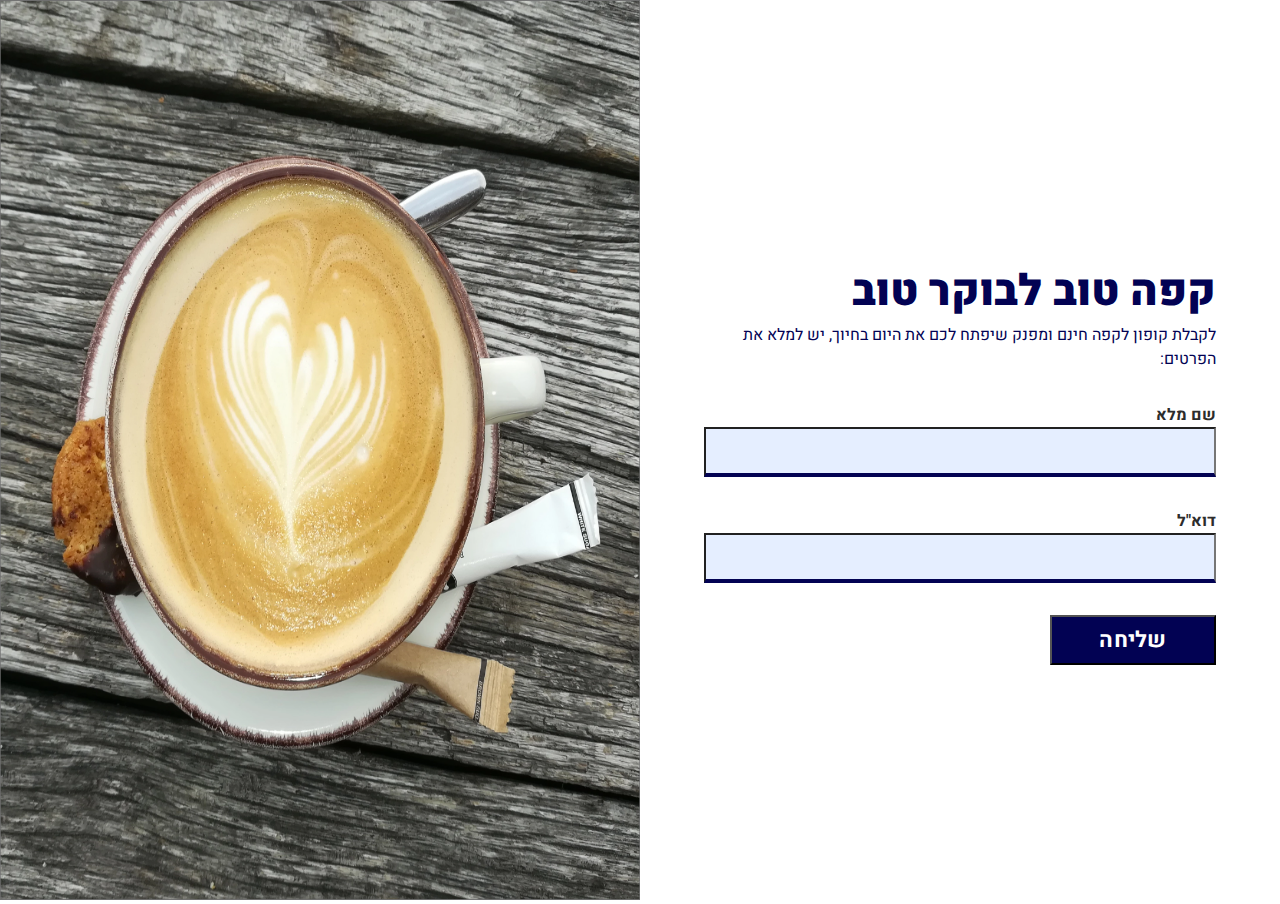
<file: Projects/Coffee/index.html>
<!DOCTYPE html>
<html lang="en">

<head>
    <meta charset="UTF-8">
    <meta name="viewport" content="width=device-width, initial-scale=1.0">
    <link rel="preconnect" href="https://fonts.googleapis.com">
    <link rel="preconnect" href="https://fonts.gstatic.com" crossorigin>
    <link href="https://fonts.googleapis.com/css2?family=Heebo&display=swap" rel="stylesheet">
    <title>Coffee</title>
    <link rel="stylesheet" href="./Style/Coffee.CSS">


</head>

<body>
    <div class="container">
        <div class="img-container">
            <img src="./Images/Coffee.png">
        </div>
        <div class="form-container">
            <form class="inform">
                <h3 id="form-headline">קפה טוב לבוקר טוב</h3>
                <p id="form-paragraph">לקבלת קופון לקפה חינם ומפנק שיפתח לכם את היום בחיוך, יש למלא את הפרטים:
                </p>

                <div class="form-control">
                    <label class="label">שם מלא</label>
                    <input class="input"></input>
                </div>

                <div class="form-control">
                    <label class="label">דוא"ל</label>
                    <input class="input"></input>
                </div>

                <div class="form-control">
                    <button id="btn">שליחה</button>
                </div>
            </form>
        </div>
    </div>
</body>

</html>
</file>
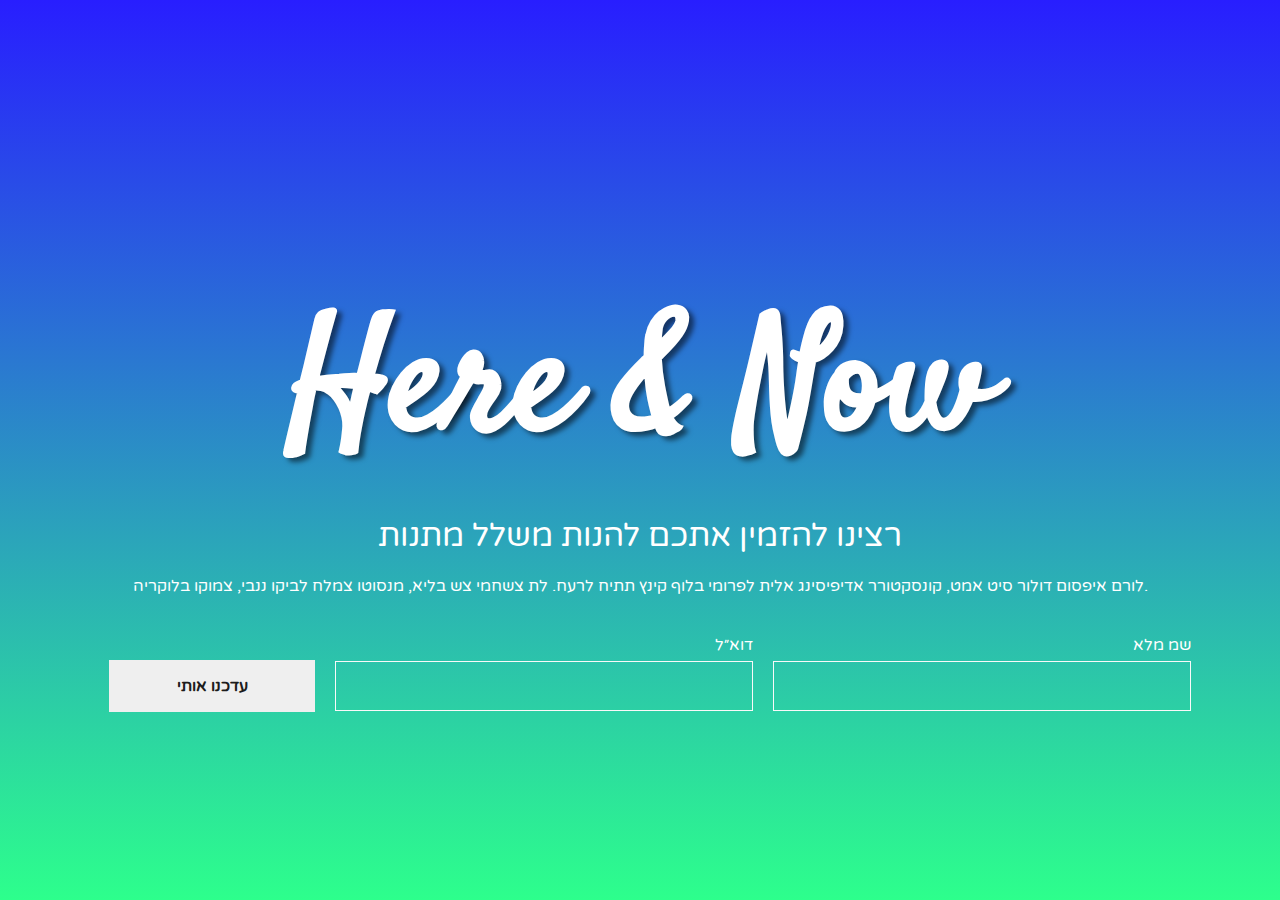
<file: Projects/HereNow/index.html>
<!DOCTYPE html>
<html lang="en">

<head>
    <meta charset="UTF-8">
    <meta name="viewport" content="width=device-width, initial-scale=1.0">
    <link rel="preconnect" href="https://fonts.googleapis.com">
    <link rel="preconnect" href="https://fonts.gstatic.com" crossorigin>
    <link href="https://fonts.googleapis.com/css2?family=Heebo&family=Satisfy&family=Varela+Round&display=swap"
        rel="stylesheet">
    <link rel="preconnect" href="https://fonts.googleapis.com">
    <link rel="preconnect" href="https://fonts.gstatic.com" crossorigin>
    <link href="https://fonts.googleapis.com/css2?family=Varela+Round&display=swap" rel="stylesheet">
    <title>Document</title>
    <link rel="stylesheet" href="./Style/HereNow.css">
</head>

<body>
    <div class="b_container">
        <div class="container">
            <h1>Here & Now</h1>
            <h2>רצינו להזמין אתכם להנות משלל מתנות</h2>
            <p>לורם איפסום דולור סיט אמט, קונסקטורר אדיפיסינג אלית לפרומי בלוף קינץ תתיח לרעח. לת צשחמי צש בליא, מנסוטו
                צמלח לביקו
                ננבי, צמוקו בלוקריה.</p>

            <form>
                <div class="form-container">
                    <label for="name">שמ מלא</label>
                    <input type="text" id="first-name">
                </div>
                <div class="form-container">
                    <label for="name">דוא״ל</label>
                    <input type="text" id="last-name">
                </div>
                <div class="form-container">
                    <button id="btn">עדכנו אותי</button>

            </form>
        </div>
    </div>
    </div>
</body>

</html>
</file>
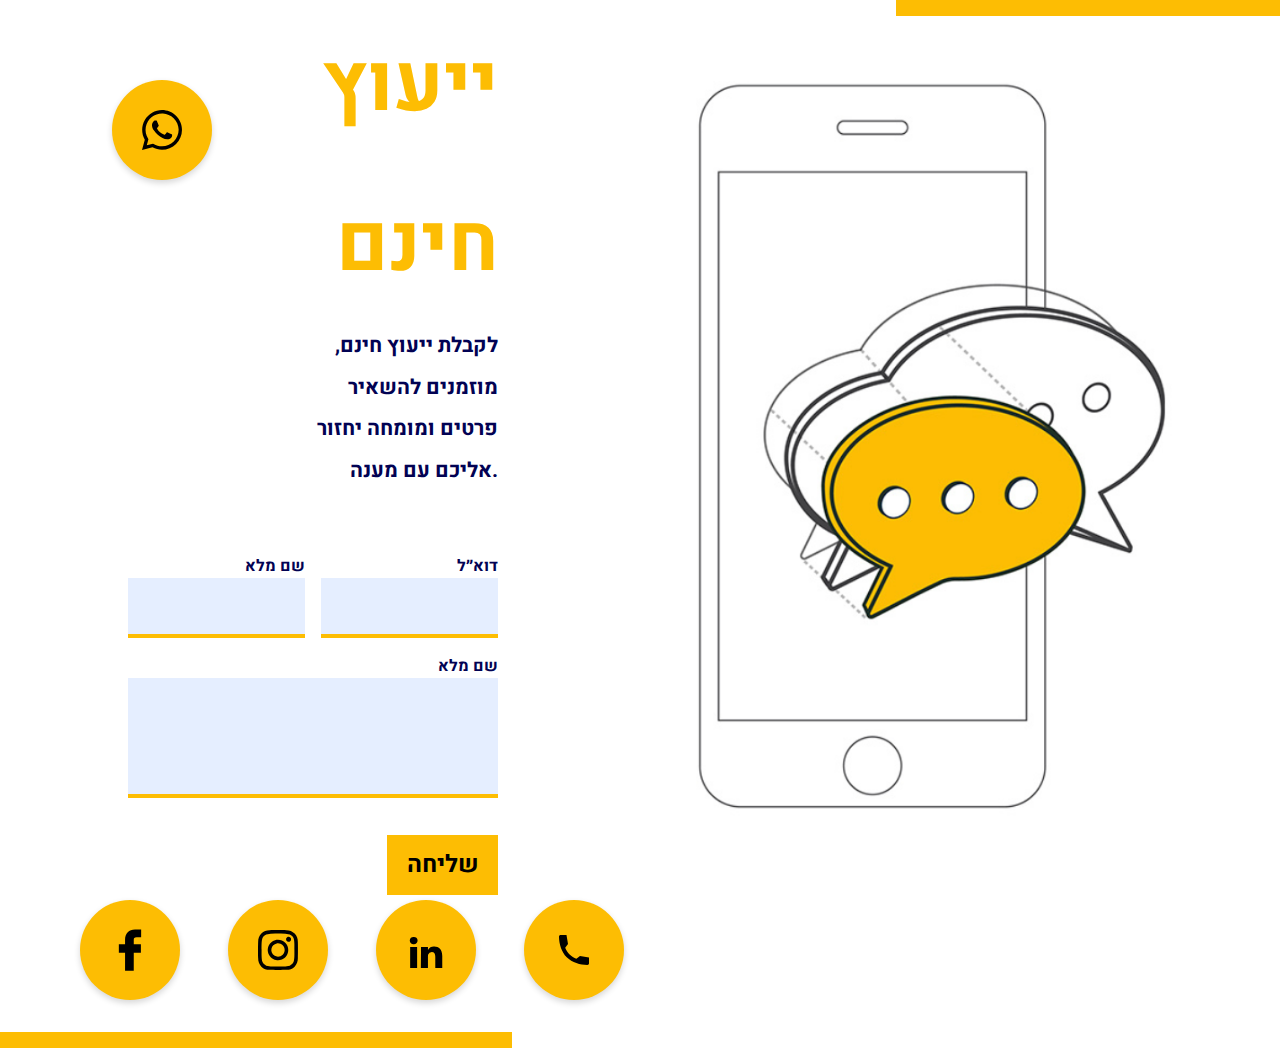
<file: Projects/Messenger/index.html>
<!DOCTYPE html>
<html lang="en">

<head>
    <meta charset="UTF-8">
    <meta name="viewport" content="width=device-width, initial-scale=1.0">
    <title>Messeger</title>
    <link rel="stylesheet" href="./Style/messenger.css">
    <link rel="preconnect" href="https://fonts.googleapis.com">
    <link rel="preconnect" href="https://fonts.gstatic.com" crossorigin>
    <link
        href="https://fonts.googleapis.com/css2?family=Assistant:wght@400;700&family=Heebo:wght@400;700&family=Varela+Round&display=swap"
        rel="stylesheet">
</head>

<body>
    <div class="top-line"></div>


    <div class="common whatsapp-box">
        <img class="in" src="./Images/whatsapp.svg">
    </div>


    <div class="container">


        <div class="cont-container">
            <div class="text">
                <h1>ייעוץ חינם</h1>
                <p>לקבלת ייעוץ חינם, מוזמנים להשאיר פרטים ומומחה יחזור אליכם עם מענה.</p>
            </div>

            <div class="inform">
                <form class="grid-form">
                    <div class="form" id="f1">
                        <label for="name">שם מלא</label>
                        <input tape="text" id="name">
                    </div>
                    <div class="form" id="f2">
                        <label for="mail">דוא״ל</label>
                        <input tape="text" id="mail">
                    </div>
                    <div class="form" id="f3">
                        <label for="name">שם מלא</label>
                        <input tape="text" id="text">
                    </div>
                </form>

                <div class="btn">
                    <button id="btn">שליחה</button>
                </div>
            </div>
        </div>


        <div class="img-container">
            <img src="./Images/Image 1.png" alt="">
        </div>
    </div>
    </div>

    <div class="icon-line">
        <div class="icon">
            <div class="common facebook-box">
                <img class="in" src="./Images/facebook.svg">
            </div>

            <div class="common insta-box">
                <img class="in" src="./Images/instagram.svg">
            </div>

            <div class="common linkedin-box">
                <img class="in" src="./Images/linkedin.svg">
            </div>

            <div class="common phone-box">
                <img class="in" src="./Images/phone.svg">
            </div>
        </div>

        <div class="bottom-line">
        </div>
    </div>
</body>

</html>
</file>
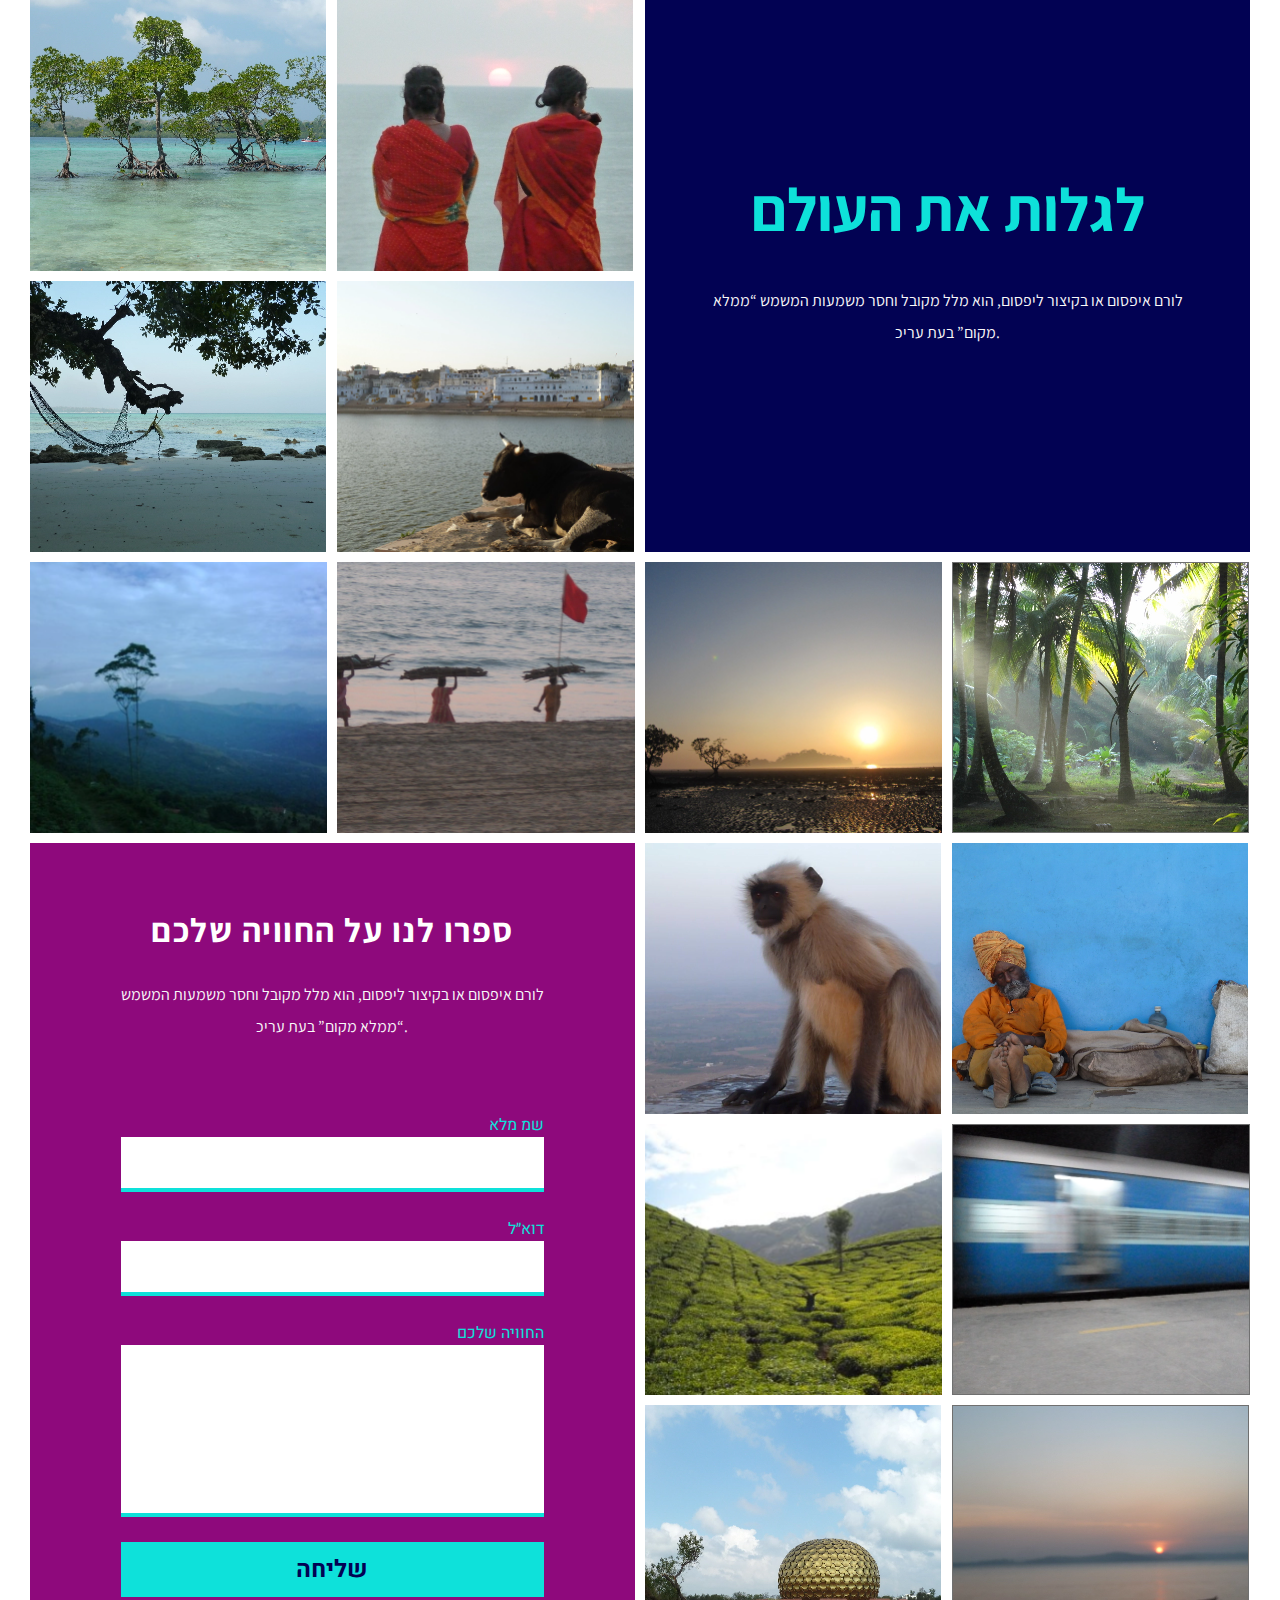
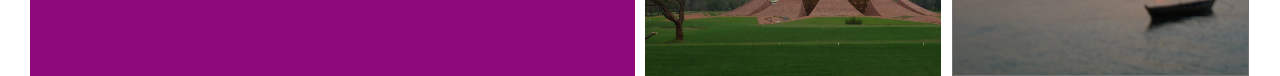
<file: Projects/Pictures/index.html>
<!DOCTYPE html>
<html lang="en">

<head>
    <meta charset="UTF-8">
    <meta name="viewport" content="width=device-width, initial-scale=1.0">
    <title>Options_4</title>
    <link rel="stylesheet" href="./Style/Options_4.css">
    <link rel="preconnect" href="https://fonts.googleapis.com">
    <link rel="preconnect" href="https://fonts.gstatic.com" crossorigin>
    <link href="https://fonts.googleapis.com/css2?family=Assistant&family=Varela+Round&display=swap" rel="stylesheet">
    <link rel="preconnect" href="https://fonts.googleapis.com">
    <link rel="preconnect" href="https://fonts.gstatic.com" crossorigin>
    <link href="https://fonts.googleapis.com/css2?family=Assistant&family=Heebo&family=Varela+Round&display=swap"
        rel="stylesheet">

    <link rel="preconnect" href="https://fonts.googleapis.com">
    <link rel="preconnect" href="https://fonts.gstatic.com" crossorigin>
    <link
        href="https://fonts.googleapis.com/css2?family=Assistant&family=Heebo:wght@400;700&family=Varela+Round&display=swap"
        rel="stylesheet">

</head>

<body>
    <div class="container">
        <div class="container-items">
            <div class="item item1">
                <img src="Images/pic1.png" alt="">
            </div>

            <div class="item item2">
                <img src="Images/pic2.png" alt="">
            </div>
            <div class="item item3">
                <div class="box">
                    <h1>לגלות את העולם</h1>
                    <p>לורם איפסום או בקיצור ליפסום, הוא מלל מקובל וחסר משמעות המשמש “ממלא מקום” בעת עריכ.</p>
                </div>
            </div>
            <div class="item item4">
                <img src="Images/pic4.png" alt="">
            </div>

            <div class="item item5">
                <img src="Images/pic5.png" alt="">
            </div>

            <div class="item item6">
                <img src="Images/pic6.png" alt="">
            </div>

            <div class="item item7">
                <img src="Images/pic7.png" alt="">
            </div>

            <div class="item item8">
                <img src="Images/pic8.png" alt="">
            </div>

            <div class="item item9">
                <img src="Images/pic9.png" alt="">
            </div>
            <div class="item item10">
                <div class="form-container">
                    <h2>ספרו לנו על החוויה שלכם</h2>
                    <p>לורם איפסום או בקיצור ליפסום, הוא מלל מקובל וחסר משמעות המשמש “ממלא מקום” בעת עריכ.</p>
                    <form>
                        <div class="inform">
                            <label for="name">שמ מלא</label>
                            <input type="text" id="first-name">
                        </div>
                        <div class="inform">
                            <label for="name">דוא״ל</label>
                            <input type="text" id="last-name">
                        </div>
                        <div class="inform">
                            <label for="name">החוויה שלכם</label>
                            <input class="textform" type="text" id="last-name">
                        </div>
                        <div class="inform">
                            <button id="btn">שליחה</button>
                        </div>
                    </form>
                </div>
            </div>

            <div class="item item11">
                <img src="Images/pic11.png" alt="">
            </div>

            <div class="item item12">
                <img src="Images/pic12.png" alt="">
            </div>

            <div class="item item13">
                <img src="Images/pic13.png" alt="">
            </div>

            <div class="item item14">
                <img src="Images/pic14.png" alt="">
            </div>

            <div class="item item15">
                <img src="Images/pic15.png" alt="">
            </div>

            <div class="item item16">
                <img src="Images/pic16.png" alt="">
            </div>
        </div>
    </div>
</body>

</html>
</file>
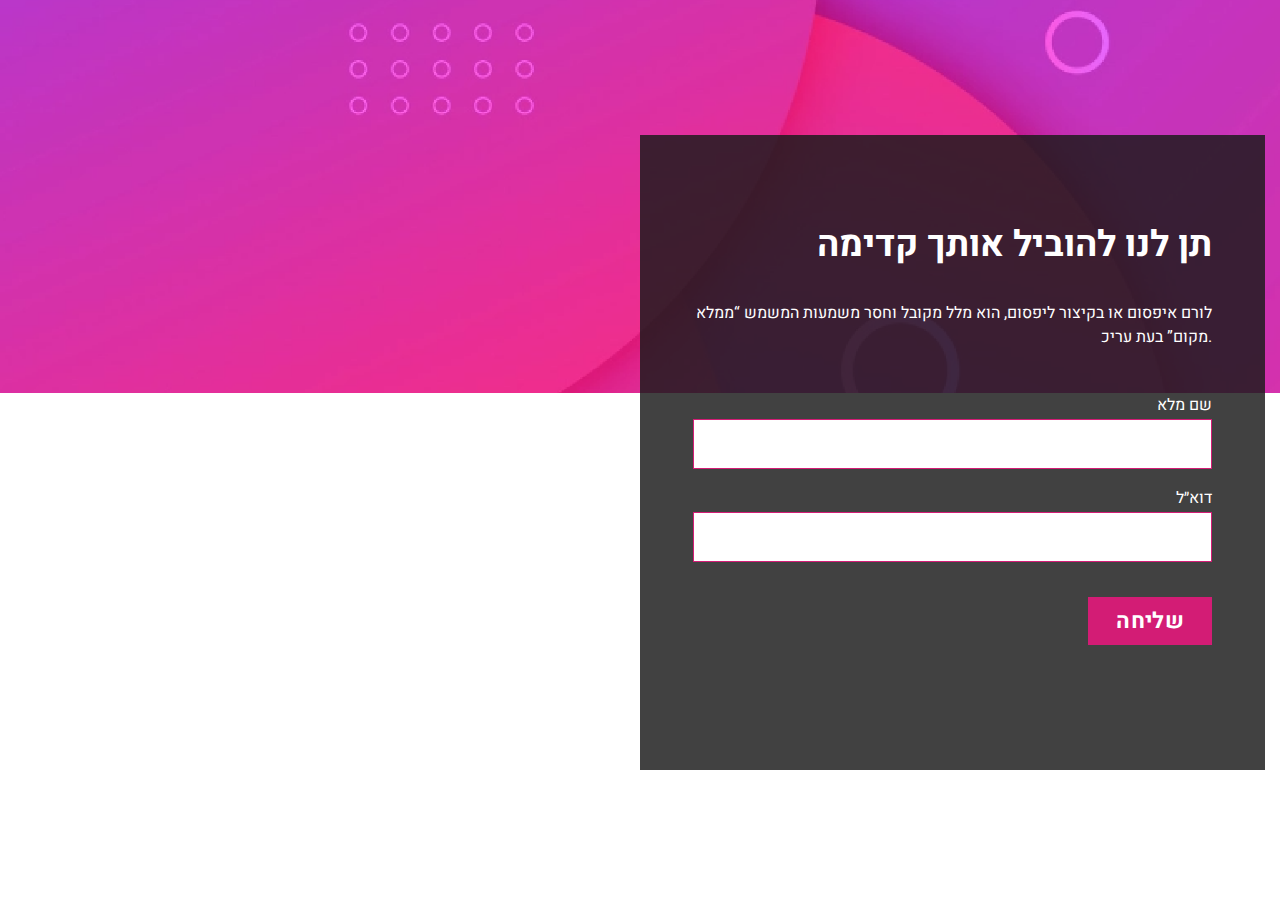
<file: Projects/Pink/index.html>
<!DOCTYPE html>
<html lang="en">

<head>
    <meta charset="UTF-8">
    <meta name="viewport" content="width=device-width, initial-scale=1.0">
    <link rel="preconnect" href="https://fonts.googleapis.com">
    <link rel="preconnect" href="https://fonts.gstatic.com" crossorigin>
    <link href="https://fonts.googleapis.com/css2?family=Heebo&display=swap" rel="stylesheet">
    <title>Pink</title>
    <link rel="stylesheet" href="./Style/pink.css">
</head>

<body>

    <main>
        <div class="hero">
            <div class="img-container">
                <img src="./Images/Path15.png" alt="pink">
            </div>
            <div class="form-container">
                <div class="form-block">

                    <h1>תן לנו להוביל אותך קדימה</h1>
                    <p>לורם איפסום או בקיצור ליפסום, הוא מלל מקובל וחסר משמעות המשמש “ממלא מקום” בעת עריכ.</p>
                    <form>
                        <label>
                            שם מלא
                            <input type="text">
                        </label>
                        <label>
                            דוא״ל
                            <input type="text">
                        </label>
                        <button>שליחה</button>
                    </form>
                </div>
            </div>
        </div>
    </main>

</body>

</html>
</file>
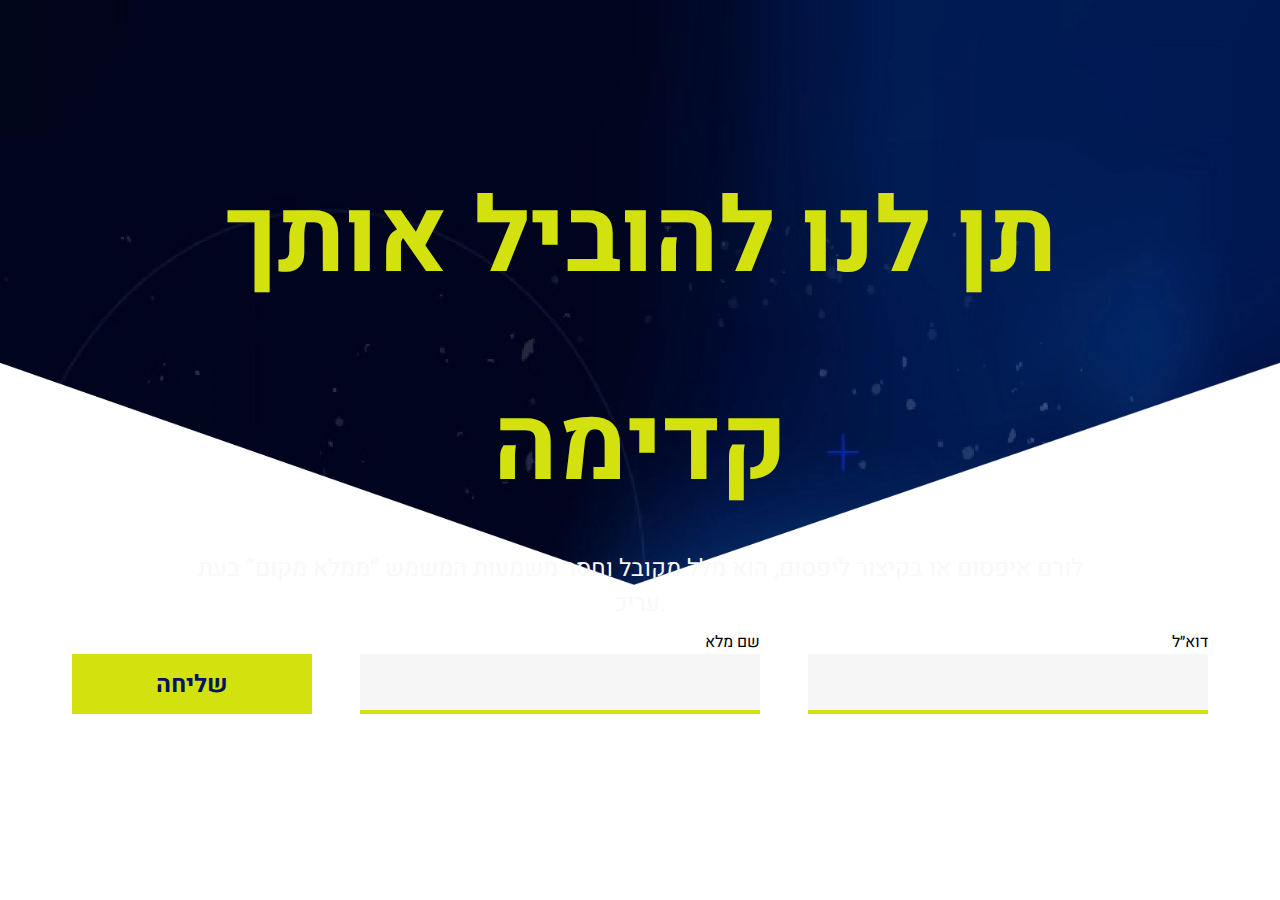
<file: Projects/TenLanu/index.html>
<!DOCTYPE html>
<html lang="en">

<head>
    <meta charset="UTF-8">
    <meta name="viewport" content="width=device-width, initial-scale=1.0">
    <title>Option_4</title>



    <link rel="preconnect" href="https://fonts.googleapis.com">
    <link rel="preconnect" href="https://fonts.gstatic.com" crossorigin>
    <link
        href="https://fonts.googleapis.com/css2?family=Assistant:wght@400;700&family=Heebo:wght@400;700&family=Varela+Round&display=swap"
        rel="stylesheet">
    <link rel="stylesheet" href="./Style/Option_4.css">
</head>

<body>
    <div class="container">
        <img class="mobile" src="./Imges/Group 198.png">
        <img class="desktop" src="./Imges/Path 15.png">
        <div class="up">
            <div class="text">
                <h1>תן לנו להוביל אותך קדימה</h1>
                <p>לורם איפסום או בקיצור ליפסום, הוא מלל מקובל וחסר משמעות המשמש “ממלא מקום” בעת עריכ.</p>
            </div>

        </div>

        <div class="down">
            <form>

                <button id="btn">שליחה</button>

                <div class="in_form">
                    <label for="name" id="full_name">שם מלא</label>
                    <input type="text" id="mail">
                </div>
                <div class="in_form">
                    <label for="name" id="full_name">דוא״ל</label>
                    <input type="text" id="mail">
                </div>

            </form>
        </div>

    </div>
    </div>

</body>

</html>
</file>
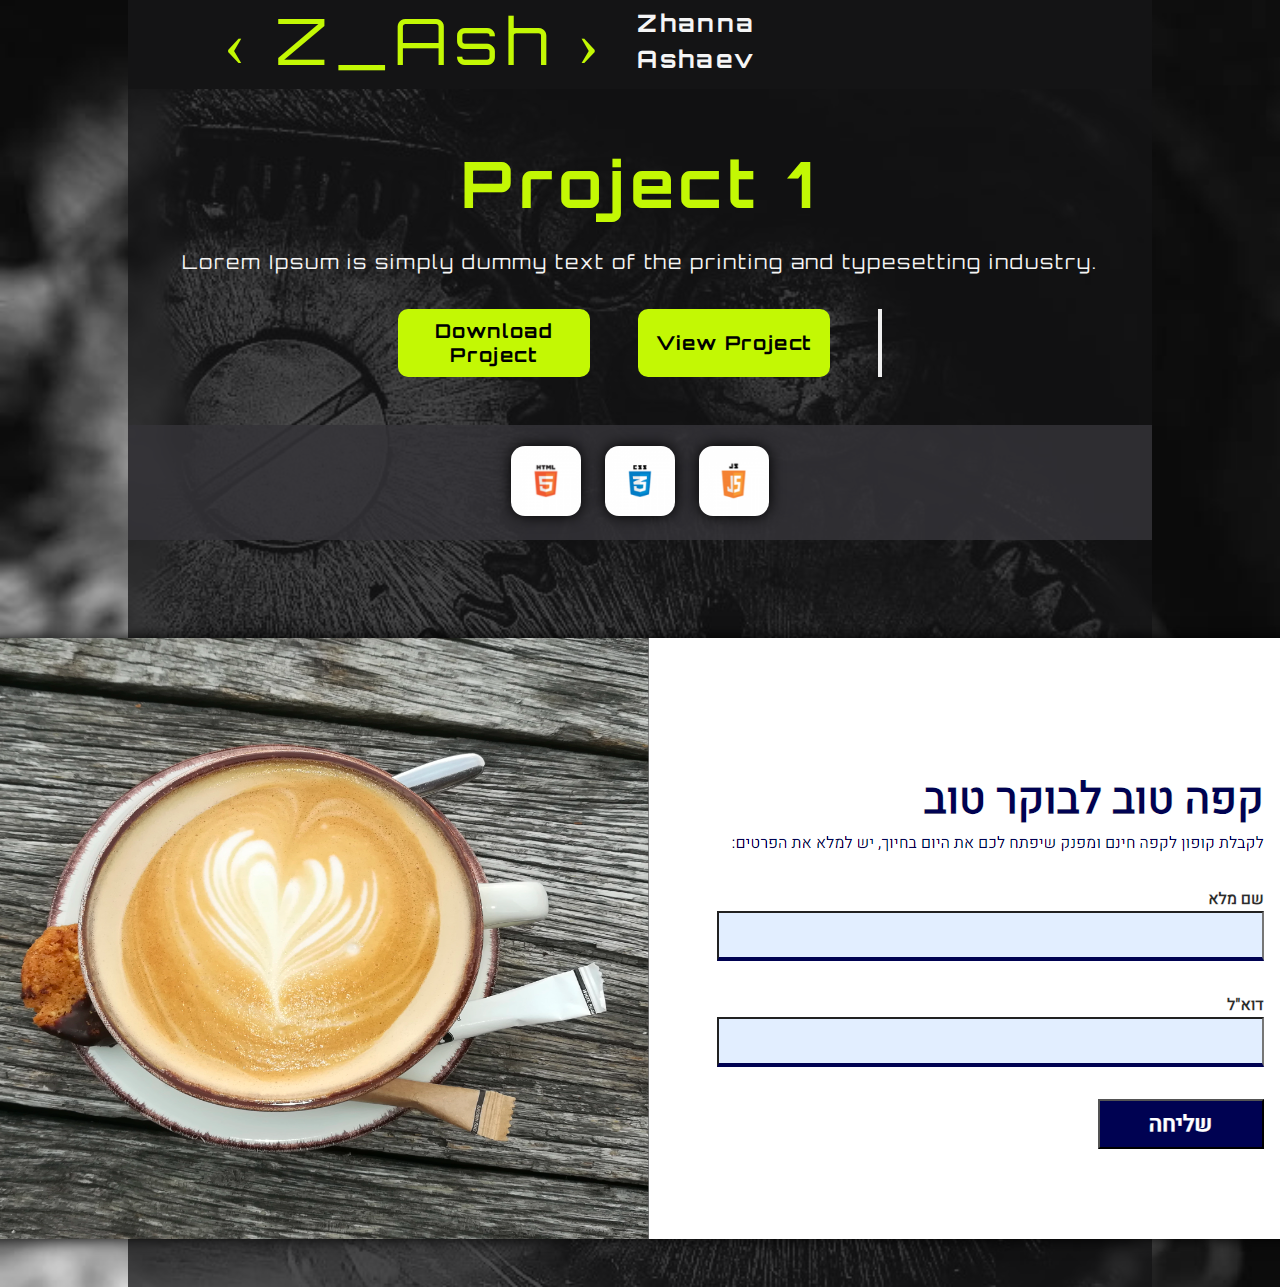
<file: CoffeePage.html>
<!DOCTYPE html>
<html lang="en">

<head>
    <meta charset="UTF-8">
    <meta name="viewport" content="width=device-width, initial-scale=1.0">
    <title>Coffee</title>

    <link rel="preconnect" href="https://fonts.googleapis.com">
    <link rel="preconnect" href="https://fonts.gstatic.com" crossorigin>
    <link
        href="https://fonts.googleapis.com/css2?family=Assistant:wght@400;700&family=Heebo:wght@400;700&family=Orbitron:wght@500&family=Varela+Round&display=swap"
        rel="stylesheet">
    <link rel="stylesheet" href="./Style/CoffeePage.css">

</head>

<body class="my_body">
    <!-- Shell -->
    <div class="my_container">
        <header class="my_navbar">
            <!-- logo and Name -->
            <div class="logo_name">
                <a class="my_h1" href="./index.html">&#8249 Z_Ash &#8250</a>
                <h3 class="my_h3">Zhanna<br> Ashaev</h3>
            </div>
        </header>

        <!-- Portfolio -->
        <section class="portfolio">
            <h1 class="h1_port">Project 1</h1>
            <p class="p_port">Lorem Ipsum is simply dummy text of the printing and typesetting industry.</p>
            <div class="my_button">
                <button class="my_btn">
                    <a class="my_a_for_btn" href="./Projects/Coffee/Coffee.zip" download="Coffee.zip">Download
                        Project</a>
                </button>

                <button class="my_btn">
                    <a class="my_a_for_btn" href="./Projects/Coffee/index.html">View Project</a>
                    <button>
            </div>
        </section>

        <!-- Programming methods -->
        <section class="icon">
            <a href="#">
                <img class="img" src="./Images/img-HTML@2x.png"></a>
            <a href="#">
                <img class="img" src="./Images/img-CSS.png"></a>
            <a href="#">
                <img class="img" src="./Images/img-JS@2x.png"></a>

        </section>

        <!-- About me -->
        <section class="coffee">
            <div class="in_coffee">
                <div class="coffee-box">
                    <img class="myPhoto" src="./Images/coffe.PNG">
                </div>
            </div>
        </section>
        </head>
    </div>
</body>

</html>
</file>
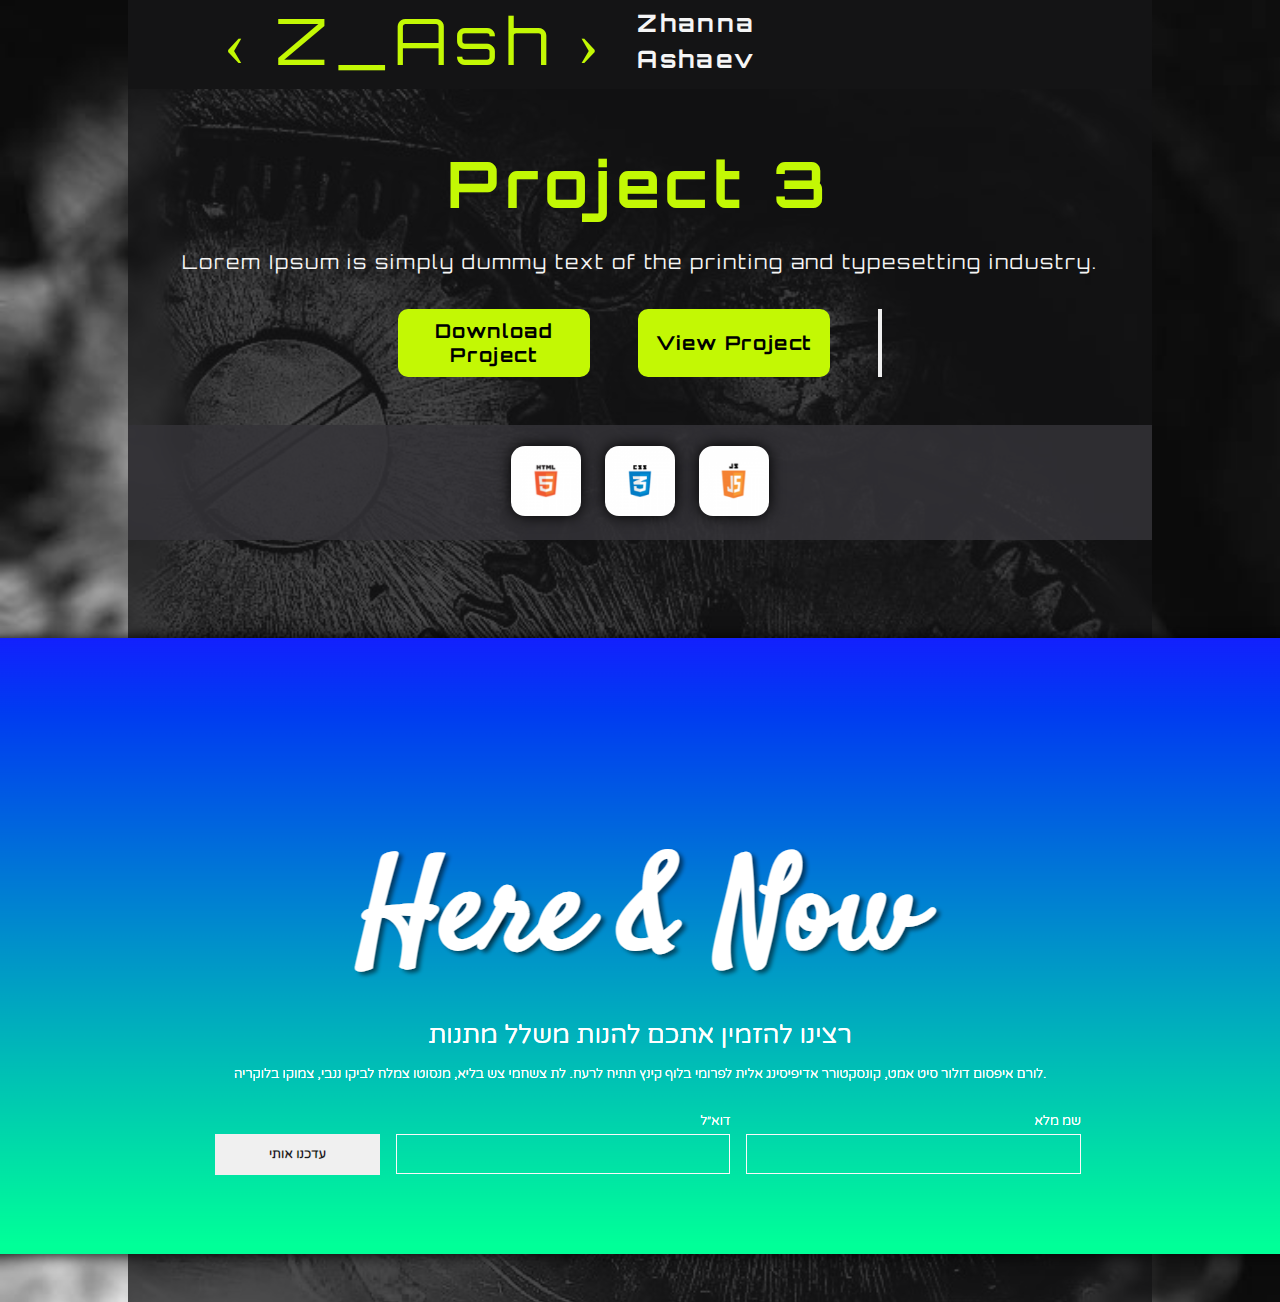
<file: Here&NowPage.html>
<!DOCTYPE html>
<html lang="en">

<head>
    <meta charset="UTF-8">
    <meta name="viewport" content="width=device-width, initial-scale=1.0">
    <title>Here&Now</title>

    <link rel="preconnect" href="https://fonts.googleapis.com">
    <link rel="preconnect" href="https://fonts.gstatic.com" crossorigin>
    <link
        href="https://fonts.googleapis.com/css2?family=Assistant:wght@400;700&family=Heebo:wght@400;700&family=Orbitron:wght@500&family=Varela+Round&display=swap"
        rel="stylesheet">
    <link rel="stylesheet" href="./Style/CoffeePage.css">

</head>

<body class="my_body">
    <!-- Shell -->
    <div class="my_container">
        <header class="my_navbar">
            <!-- logo and Name -->
            <div class="logo_name">
                <a class="my_h1" href="./index.html">&#8249 Z_Ash &#8250</a>
                <h3 class="my_h3">Zhanna<br> Ashaev</h3>
            </div>
        </header>

        <!-- Portfolio -->
        <section class="portfolio">
            <h1 class="h1_port">Project 3</h1>
            <p class="p_port">Lorem Ipsum is simply dummy text of the printing and typesetting industry.</p>
            <div class="my_button">
                <button class="my_btn">
                    <a class="my_a_for_btn" href="./Projects/HereNow/HereNow.zip" download="HereNow.zip">Download
                        Project</a>
                </button>

                <button class="my_btn">
                    <a class="my_a_for_btn" href="./Projects/HereNow/index.html">View Project</a>
                    <button>
            </div>
        </section>

        <!-- Programming methods -->
        <section class="icon">
            <a href="#">
                <img class="img" src="./Images/img-HTML@2x.png"></a>
            <a href="#">
                <img class="img" src="./Images/img-CSS.png"></a>
            <a href="#">
                <img class="img" src="./Images/img-JS@2x.png"></a>

        </section>

        <!-- About me -->
        <section class="coffee">
            <div class="in_coffee">
                <div class="coffee-box">
                    <img class="myPhoto" src="./Images/HereNow.PNG">
                </div>
            </div>
        </section>
        </head>
    </div>
</body>

</html>
</file>
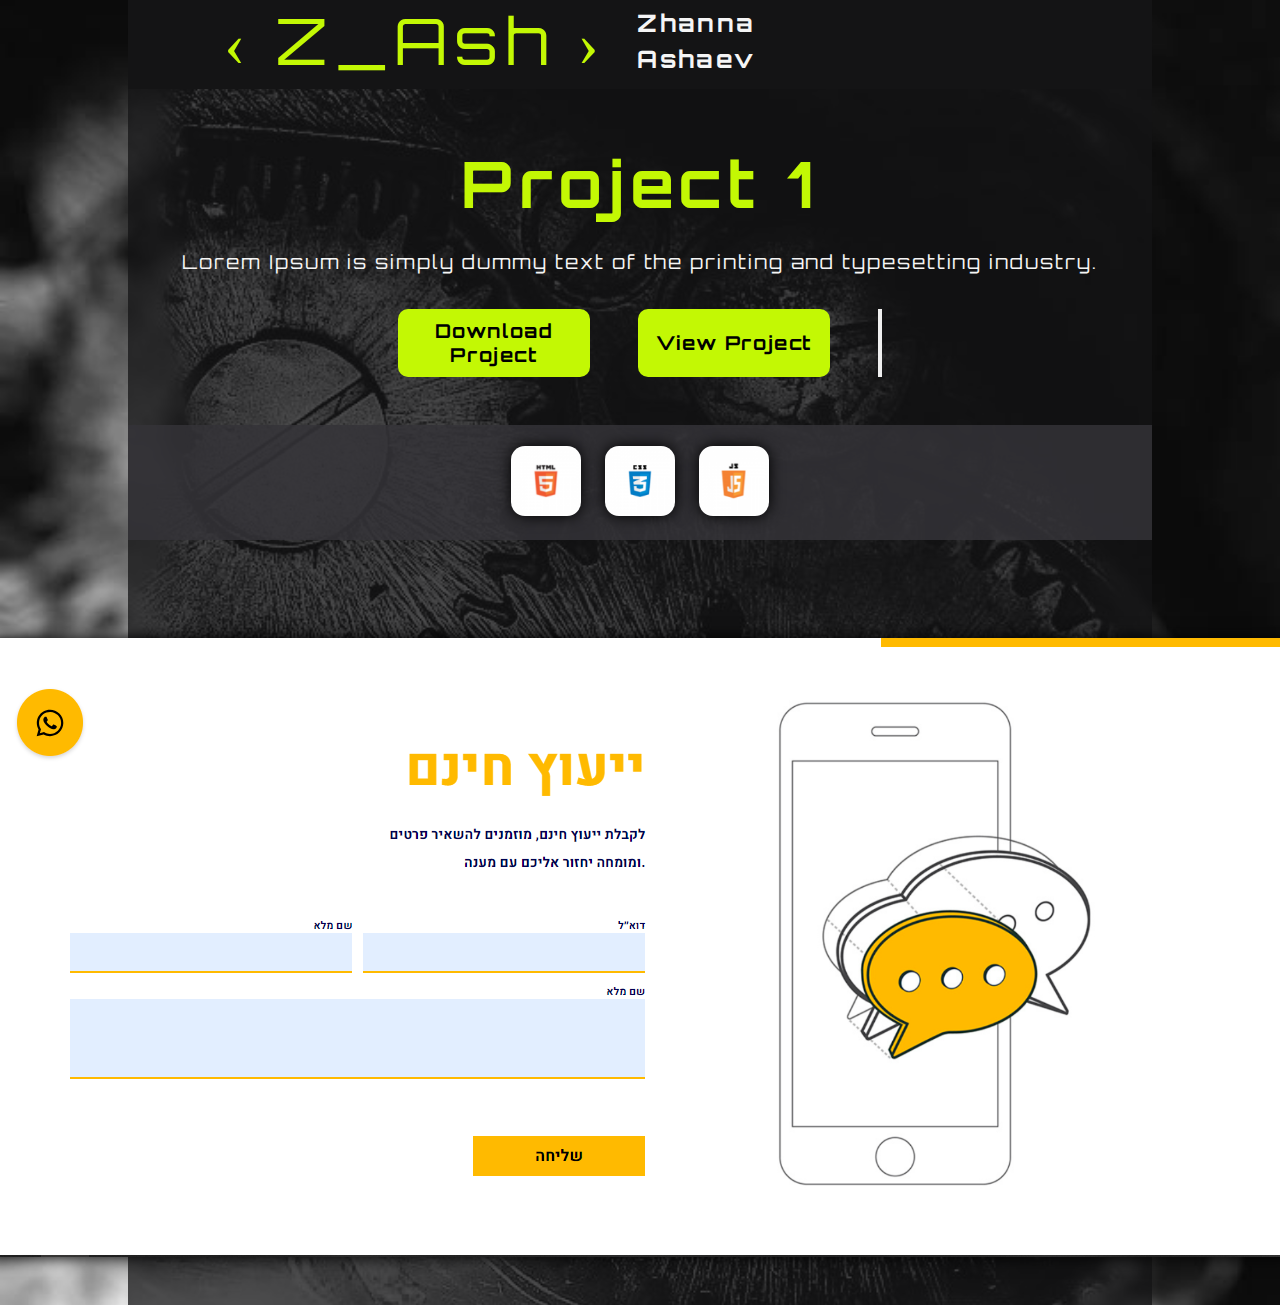
<file: MessengerPage.html>
<!DOCTYPE html>
<html lang="en">

<head>
    <meta charset="UTF-8">
    <meta name="viewport" content="width=device-width, initial-scale=1.0">
    <title>Messenger</title>

    <link rel="preconnect" href="https://fonts.googleapis.com">
    <link rel="preconnect" href="https://fonts.gstatic.com" crossorigin>
    <link
        href="https://fonts.googleapis.com/css2?family=Assistant:wght@400;700&family=Heebo:wght@400;700&family=Orbitron:wght@500&family=Varela+Round&display=swap"
        rel="stylesheet">
    <link rel="stylesheet" href="./Style/CoffeePage.css">

</head>

<body class="my_body">
    <!-- Shell -->
    <div class="my_container">
        <header class="my_navbar">
            <!-- logo and Name -->
            <div class="logo_name">
                <a class="my_h1" href="./index.html">&#8249 Z_Ash &#8250</a>
                <h3 class="my_h3">Zhanna<br> Ashaev</h3>
            </div>
        </header>

        <!-- Portfolio -->
        <section class="portfolio">
            <h1 class="h1_port">Project 1</h1>
            <p class="p_port">Lorem Ipsum is simply dummy text of the printing and typesetting industry.</p>
            <div class="my_button">
                <button class="my_btn">
                    <a class="my_a_for_btn" href="./Projects/Messenger/Messenger.zip" download="Messenger.zip">Download
                        Project</a>
                </button>

                <button class="my_btn">
                    <a class="my_a_for_btn" href="./Projects/Messenger/index.html">View Project</a>
                    <button>
            </div>
        </section>

        <!-- Programming methods -->
        <section class="icon">
            <a href="#">
                <img class="img" src="./Images/img-HTML@2x.png"></a>
            <a href="#">
                <img class="img" src="./Images/img-CSS.png"></a>
            <a href="#">
                <img class="img" src="./Images/img-JS@2x.png"></a>

        </section>

        <!-- About me -->
        <section class="coffee">
            <div class="in_coffee">
                <div class="coffee-box">
                    <img class="myPhoto" src="./Images/mess.PNG">
                </div>
            </div>
        </section>
        </head>
    </div>
</body>

</html>
</file>
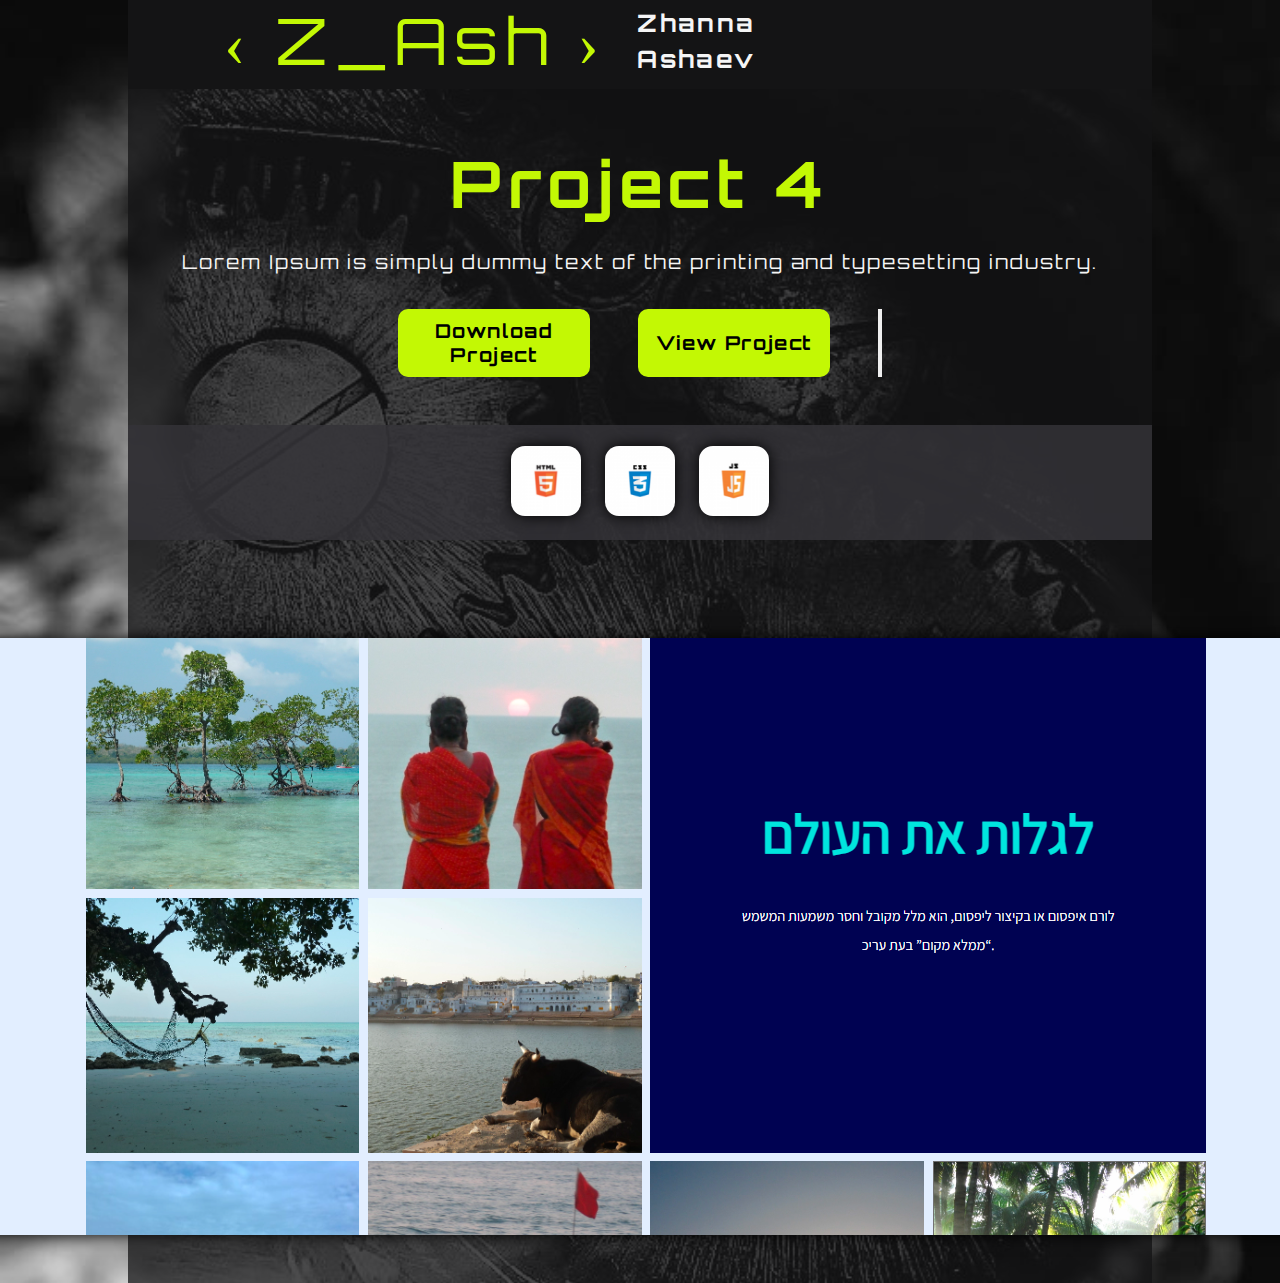
<file: PicturesPage.html>
<!DOCTYPE html>
<html lang="en">

<head>
    <meta charset="UTF-8">
    <meta name="viewport" content="width=device-width, initial-scale=1.0">
    <title>Pictures</title>

    <link rel="preconnect" href="https://fonts.googleapis.com">
    <link rel="preconnect" href="https://fonts.gstatic.com" crossorigin>
    <link
        href="https://fonts.googleapis.com/css2?family=Assistant:wght@400;700&family=Heebo:wght@400;700&family=Orbitron:wght@500&family=Varela+Round&display=swap"
        rel="stylesheet">
    <link rel="stylesheet" href="./Style/CoffeePage.css">

</head>

<body class="my_body">
    <!-- Shell -->
    <div class="my_container">
        <header class="my_navbar">
            <!-- logo and Name -->
            <div class="logo_name">
                <a class="my_h1" href="./index.html">&#8249 Z_Ash &#8250</a>
                <h3 class="my_h3">Zhanna<br> Ashaev</h3>
            </div>
        </header>

        <!-- Portfolio -->
        <section class="portfolio">
            <h1 class="h1_port">Project 4</h1>
            <p class="p_port">Lorem Ipsum is simply dummy text of the printing and typesetting industry.</p>
            <div class="my_button">
                <button class="my_btn">
                    <a class="my_a_for_btn" href="./Projects/Pictures/Pictures.zip" download="Pictures.zip">Download
                        Project</a>
                </button>

                <button class="my_btn">
                    <a class="my_a_for_btn" href="./Projects/Pictures/index.html">View Project</a>
                    <button>
            </div>
        </section>

        <!-- Programming methods -->
        <section class="icon">
            <a href="#">
                <img class="img" src="./Images/img-HTML@2x.png"></a>
            <a href="#">
                <img class="img" src="./Images/img-CSS.png"></a>
            <a href="#">
                <img class="img" src="./Images/img-JS@2x.png"></a>

        </section>

        <!-- About me -->
        <section class="coffee">
            <div class="in_coffee">
                <div class="coffee-box">
                    <img class="myPhoto" src="./Images/pictures.PNG">
                </div>
            </div>
        </section>
        </head>
    </div>
</body>

</html>
</file>
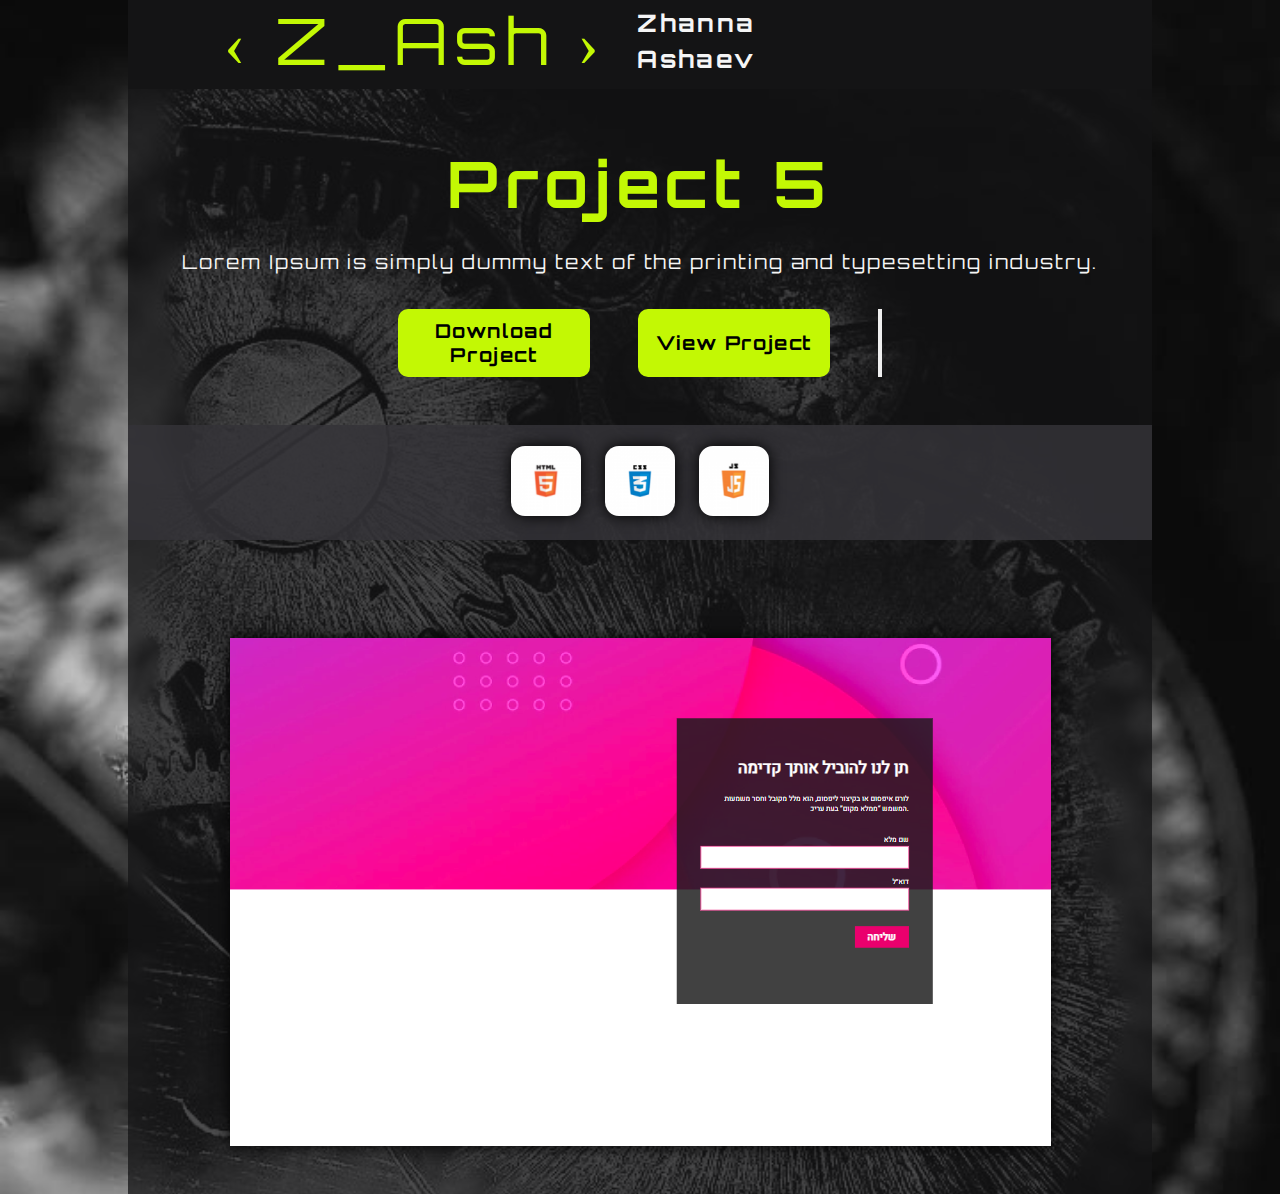
<file: PinkPage.html>
<!DOCTYPE html>
<html lang="en">

<head>
    <meta charset="UTF-8">
    <meta name="viewport" content="width=device-width, initial-scale=1.0">
    <title>Pink</title>

    <link rel="preconnect" href="https://fonts.googleapis.com">
    <link rel="preconnect" href="https://fonts.gstatic.com" crossorigin>
    <link
        href="https://fonts.googleapis.com/css2?family=Assistant:wght@400;700&family=Heebo:wght@400;700&family=Orbitron:wght@500&family=Varela+Round&display=swap"
        rel="stylesheet">
    <link rel="stylesheet" href="./Style/CoffeePage.css">

</head>

<body class="my_body">
    <!-- Shell -->
    <div class="my_container">
        <header class="my_navbar">
            <!-- logo and Name -->
            <div class="logo_name">
                <a class="my_h1" href="./index.html">&#8249 Z_Ash &#8250</a>
                <h3 class="my_h3">Zhanna<br> Ashaev</h3>
            </div>
        </header>

        <!-- Portfolio -->
        <section class="portfolio">
            <h1 class="h1_port">Project 5</h1>
            <p class="p_port">Lorem Ipsum is simply dummy text of the printing and typesetting industry.</p>
            <div class="my_button">
                <button class="my_btn">
                    <a class="my_a_for_btn" href="./Projects/Pink/Pink.zip" download="Pink.zip">Download
                        Project</a>
                </button>

                <button class="my_btn">
                    <a class="my_a_for_btn" href="./Projects/Pink/index.html">View Project</a>
                    <button>
            </div>
        </section>

        <!-- Programming methods -->
        <section class="icon">
            <a href="#">
                <img class="img" src="./Images/img-HTML@2x.png"></a>
            <a href="#">
                <img class="img" src="./Images/img-CSS.png"></a>
            <a href="#">
                <img class="img" src="./Images/img-JS@2x.png"></a>

        </section>

        <!-- About me -->
        <section class="coffee">
            <div class="in_coffee">
                <div class="coffee-box">
                    <img class="myPhoto" src="./Images/pink.PNG">
                </div>
            </div>
        </section>
        </head>
    </div>
</body>

</html>
</file>
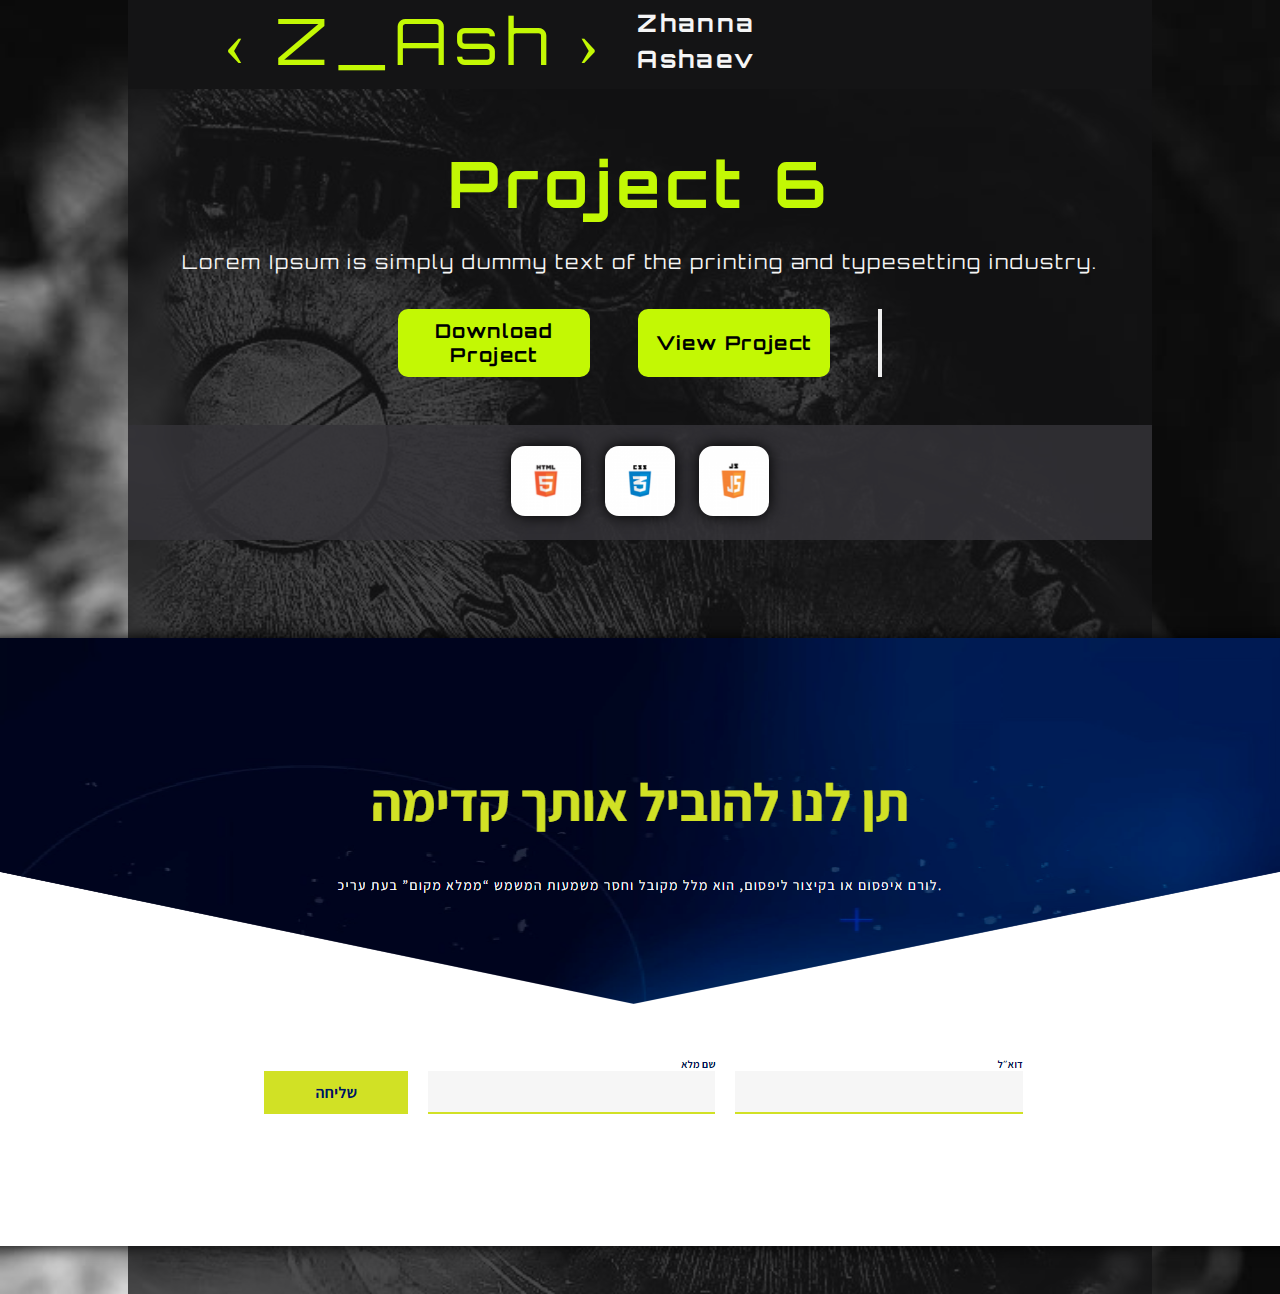
<file: TenLanuPage.html>
<!DOCTYPE html>
<html lang="en">

<head>
    <meta charset="UTF-8">
    <meta name="viewport" content="width=device-width, initial-scale=1.0">
    <title>TenLanu</title>

    <link rel="preconnect" href="https://fonts.googleapis.com">
    <link rel="preconnect" href="https://fonts.gstatic.com" crossorigin>
    <link
        href="https://fonts.googleapis.com/css2?family=Assistant:wght@400;700&family=Heebo:wght@400;700&family=Orbitron:wght@500&family=Varela+Round&display=swap"
        rel="stylesheet">
    <link rel="stylesheet" href="./Style/CoffeePage.css">

</head>

<body class="my_body">
    <!-- Shell -->
    <div class="my_container">
        <header class="my_navbar">
            <!-- logo and Name -->
            <div class="logo_name">
                <a class="my_h1" href="./index.html">&#8249 Z_Ash &#8250</a>
                <h3 class="my_h3">Zhanna<br> Ashaev</h3>
            </div>
        </header>

        <!-- Portfolio -->
        <section class="portfolio">
            <h1 class="h1_port">Project 6</h1>
            <p class="p_port">Lorem Ipsum is simply dummy text of the printing and typesetting industry.</p>
            <div class="my_button">
                <button class="my_btn">
                    <a class="my_a_for_btn" href="./Projects/TenLanu/TenLanu.zip" download="TenLanu.zip">Download
                        Project</a>
                </button>

                <button class="my_btn">
                    <a class="my_a_for_btn" href="./Projects/TenLanu/index.html">View Project</a>
                    <button>
            </div>
        </section>

        <!-- Programming methods -->
        <section class="icon">
            <a href="#">
                <img class="img" src="./Images/img-HTML@2x.png"></a>
            <a href="#">
                <img class="img" src="./Images/img-CSS.png"></a>
            <a href="#">
                <img class="img" src="./Images/img-JS@2x.png"></a>

        </section>

        <!-- About me -->
        <section class="coffee">
            <div class="in_coffee">
                <div class="coffee-box">
                    <img class="myPhoto" src="./Images/giveUs.PNG">
                </div>
            </div>
        </section>
        </head>
    </div>
</body>

</html>
</file>
<file: Projects/Coffee/Style/Coffee.CSS>
@import url('https://fonts.googleapis.com/css2?family=Heebo&display=swap');

* {
    margin: 0;
    padding: 0;
    box-sizing: border-box;
}


.container {
    display: flex;
    flex-direction: row;
    width: 100vw;
}

img {
    width: 50vw;
    height: 100vh;
}

#form-headline {
    text-align: right;
    font: normal normal 900 43px/63px Heebo, sans-serif;
    letter-spacing: 0px;
    color: #020253;
}

#form-paragraph {
    text-align: right;
    font-family: 'Heebo', sans-serif;
    font-size: 16px;
    letter-spacing: 0px;
    color: #020253;
}

.input {
    width: 100%;
    height: 50px;
    background: #E5EEFF;
    opacity: 1;
    border-bottom: 4px solid #020253;
}

.label {
    text-align: right;
    font: bold 16px/24px Heebo;
    letter-spacing: 0px;
    color: #2C2C2C;
    opacity: 1;
}


#btn {
    font: normal normal bold 22px/30px Heebo;
    letter-spacing: 0.33px;
    color: #FFFFFF;
    width: 166px;
    height: 50px;
    background: #020253 0% 0% no-repeat padding-box;
}

.form-container {
    padding-top: 20px;
    display: flex;
    justify-content: center;
    align-items: center;
    width: 100%;
    direction: rtl;
}

.inform {
    width: 80%;

}

.form-control {
    display: flex;
    flex-direction: column;
    justify-content: center;
    margin-top: 2em;
}

@media screen and (max-width:800px) {
    .container {
        flex-direction: column;
    }

    img {
        width: 100%;
        height: 100%;
    }

    #btn {
        width: 100%;
        /* height: 100%; */
    }

}
</file>
<file: Projects/HereNow/Style/HereNow.css>
* {
    margin: 0;
    padding: 0;
    box-sizing: border-box;
}

.b_container {
    width: 100vw;
    height: 100lvh;
    /* border: 1px solid #000; */
    background: linear-gradient(#281EFF, #2DFF8C);
    background-repeat: no-repeat;
    background-size: cover;
    overflow: hidden;
}


.container {
    display: flex;
    margin-top: 30vh;
    justify-content: center;
    flex-direction: column;
    align-items: center;
    width: 100vw;
    /* margin: 18%; */
    /* border: 1px solid #000; */
}

/* .inform {
    display: flex;
    width: 100vw;
    justify-content: center;
} */

h1 {
    font-family: 'Satisfy';
    font-weight: 700;
    line-height: 1.5;
    font-size: 10em;
    margin-bottom: 10px;
    color: #FFFFFF;
    text-align: center;
    text-shadow: 5px 4px 5px #00000087;
    /* border: 2px solid #13860f; */
}

h2 {
    font-family: 'Varela Round';
    color: #FFFFFF;
    font-size: 2em;
    line-height: 1;
    font-weight: normal;
    text-align: center;
    margin-bottom: 18px;
    /* border: 2px solid #13860f; */
}

p {
    font-family: 'Varela Round';
    color: #FFFFFF;
    font-size: 1em;
    line-height: 2;
    text-align: center;
    margin-bottom: 26px;
    /* border: 2px solid #13860f; */
}

form {
    display: flex;
    margin: auto;
    flex-direction: row-reverse;

    /* border: 1px solid #000; */
}

.form-container {
    display: flex;
    flex-direction: column;
    justify-content: center;
    align-items: flex-end;
    margin-left: 20px;
    font-family: 'Varela Round';
    color: #FFFFFF;
    font-size: 1em;
    line-height: 2;
    /* text-align: right; */
    /* border: 2px solid #702020; */
}

input {
    width: 418px;
    height: 50px;
    margin: 0;
    background: transparent;
    border: 1px solid #F9F9F9;
}



#btn {
    width: 206px;
    height: 52px;
    color: #1C1C1C;
    font-family: 'Varela Round';
    font-weight: bold;
    font-size: 1em;
    margin-left: 0;
    text-align: center;
    border: none;
    margin-top: 32px;
}


@media screen and (max-width:800px) {
    .b_container {
        width: 100vw;
        height: 100vh;
    }

    .container {
        width: 100vw;
        /* height: 100vh; */
        padding: 0 5% 0 5%;
        margin: auto;
    }

    h1 {
        line-height: 1.5;
        font-size: 3.7rem;
        margin-top: 10vh;
    }

    h2 {
        font-size: 1rem;
    }

    p {
        font-size: 0.8rem;
        line-height: 2;
    }

    form {
        /* justify-content: center; */
        font-size: 0.8rem;
        flex-direction: column;
        /* border: 1px solid #000; */
    }

    input {
        width: 298px;
        height: 40px;
    }

    #btn {
        width: 298px;
        height: 40px;
        font-size: 0.8rem;
        margin-top: 10px;
    }
}
</file>
<file: Projects/Messenger/Style/messenger.css>
* {
    margin: 0;
    padding: 0;
    box-sizing: border-box;
}


.container {
    width: 80vw;
    height: 100lvh;
    display: flex;
    flex-direction: row;
    margin: 0 auto;
    align-items: center;
}

.cont-container {
    width: 70vw;

}

.text {
    width: 50%;
    margin-left: 50%;
}

.img-container {
    width: 50vw;
    margin-left: 10em;
}

.top-line {
    background-color: #FDBD03;
    position: absolute;
    right: 0;
    width: 30vw;
    height: 1em;
}

.bottom-line {
    background-color: #FDBD03;
    left: 0;
    bottom: 0;
    width: 40vw;
    height: 1em;
}

.whatsapp-box {
    background-color: #FDBD03;
    position: absolute;
    margin-top: 5em;
    margin-left: 7em;
    width: 100px;
    height: 100px;
    border-radius: 50%;
}

.common {
    display: flex;
    justify-content: center;
    align-items: center;
    background-color: #FDBD03;
    box-shadow: 0px 3px 6px #00000029;
    border-radius: 50%;
    width: 100px;
    height: 100px;
}

.in {
    text-align: center;
    width: 60px;
    height: 60px;
}

.insta {
    background-color: #FDBD03;
    width: 100px;
    height: 100px;
    border-radius: 50%;
}

.linkedin {
    background-color: #FDBD03;
    width: 100px;
    height: 100px;
    border-radius: 50%;
}

.phone {
    background-color: #FDBD03;
    width: 100px;
    height: 100px;
    border-radius: 50%;
}

.icon-line {
    display: flex;
    flex-direction: column;
}

.icon {
    display: flex;
    flex-direction: row;
    margin-bottom: 2em;
    margin-left: 5em;
    gap: 3em;
}

.grid-form {
    display: grid;
    gap: 1em;
    grid-template-areas:
        'f1 f2'
        'f3 f3';
}

.form {
    display: flex;
    flex-direction: column;
}

.btn {
    text-align: right;
    margin-top: 10%;
}

#f1 {
    grid-area: f1;
}

#f2 {
    grid-area: f2;
}

#f3 {
    grid-area: f3;
}

#text {
    height: 120px;
}

#btn {
    width: 30%;
    height: 60px;
    background-color: #FDBD03;
    color: black;
    font-size: 1.5em;
    font-family: 'heebo';
    font-weight: bold;
    border: none;
}


h1 {
    font-family: 'heebo';
    font-size: 5rem;
    color: #FDBD03;
    text-align: right;
    line-height: 2;
}

p {
    font-family: 'heebo';
    font-weight: bold;
    font-size: 1.3rem;
    color: #020253;
    text-align: right;
    line-height: 2;
    margin-bottom: 3em;
}

label {
    font-family: 'heebo';
    font-weight: bold;
    font-size: 1rem;
    color: #020253;
    text-align: right;
}

input {
    height: 60px;
    background-color: #E5EEFF;
    border: none;
    border-bottom: 4px solid #FDBD03;
}


@media screen and (max-width:800px) {
    .top-line {
        width: 85vw;
    }

    .container {
        width: 90vw;
        flex-direction: column-reverse;
        justify-content: center;
        align-items: center;
    }

    .cont-container {
        width: 90vw;
    }

    .grid-form {
        grid-template-areas:
            'f1'
            'f2'
            'f3';
    }

    #btn {
        width: 90vw;
    }

    .icon-line {
        width: 100vw;
        margin-top: 40vh;
    }

    .icon {
        margin: 0 auto;
    }

    .whatsapp-box {
        display: none;
    }

    img {
        height: 30vh;

    }

    .img-container {
        margin-left: 15em;
        margin-top: 30vh;
    }


    .text {
        width: 50vw;
        margin: 0 auto;
    }

    h1 {
        text-align: center;
    }

    p {
        text-align: center;
    }

    .bottom-line {
        width: 100vw;
        margin-top: 5vw;

    }
}
</file>
<file: Projects/Pictures/Style/Options_4.css>
* {
    margin: 0;
    padding: 0;
    box-sizing: border-box;
}

.container {
    /* max-width: 80vw; */
    display: flex;
    /* width: 70vw; */
    /* flex-direction: row; */
    justify-content: center;

}

.container-items {
    /* margin: 0 auto; */
    /* width: 10%; */
    max-width: 60vw;
    justify-content: center;
    align-items: center;
    display: grid;
    grid-template-columns: repeat(4, 1fr);
    grid-template-rows: repeat(6, 1fr);
    gap: 10px;
}

img {
    background-size: cover;
    overflow: hidden;
}

.item {
    display: flex;
    height: 100%;
}

.item3 {
    background-color: #020253;
    grid-row: 1/3;
    grid-column: 3/5;
    justify-content: center;
    align-items: center;
}

.box {
    width: 80%;
}

.item10 {
    grid-row: 4/7;
    grid-column: 1/3;
    background-color: #8E097C;
    justify-content: center;
    /* align-items: center; */
}

.form-container {
    width: 70%;
    display: flex;
    flex-direction: column;
    justify-content: center;
}

.inform {
    display: flex;
    flex-direction: column;
    text-align: right;
    color: #0EE1DA;
    font-family: 'Heebo';
    font-size: 1rem;
    padding-bottom: 25px;
}

.textform {
    height: 172px;
}

input {
    height: 55px;
    border: none;
    border-bottom: 4px solid #0EE1DA;
}

button {
    height: 55px;
    background-color: #0EE1DA;
    font-family: 'Heebo';
    font-weight: bold;
    color: #020253;
    font-size: 1.5rem;
    border: none;
}

h1 {
    font-family: 'Assistant';
    font-size: 3.8rem;
    color: #0EE1DA;
    text-align: center;
    line-height: 2.5;

}

h2 {
    font-family: 'Assistant';
    font-weight: bold;
    letter-spacing: 1.5px;
    font-size: 2.1rem;
    color: #FFFFFF;
    text-align: center;
    line-height: 2;
    padding-bottom: 15px;
}

p {
    font-family: 'Assistant';
    font-size: 1.3;
    color: #F9F9F9;
    text-align: center;
    line-height: 2;
    padding-bottom: 70px;
}

@media screen and (max-width:800px) {
    .container-items {
        width: 80vw;
        grid-template-columns: repeat(2, 1fr);
        grid-template-rows: repeat(6, 1fr);

    }
}
</file>
<file: Projects/Pink/Style/pink.css>
* {
    margin: 0;
    padding: 0;
    box-sizing: border-box;
}

body {
    width: 100vw;
    height: 100lvh;
    overflow: hidden;
    font-family: 'Heebo';
}

main {
    height: 100%;
}

.hero {
    height: 100%;
}

.img-container {
    min-height: 60%;
}

img {
    width: 100%;
    height: 100%;
    object-fit: cover;
    object-position: center;
}

.form-container {
    margin: 0 auto;
    max-width: 1330px;
    padding: 0 15px;
    height: 50%;

    transform: translateY(-90%);
}

.form-block {
    margin-left: auto;
    padding: 53px;
    max-width: 569px;
    min-height: 50vh;
    /* background-color: black; */
    background-color: #1A1A1AD4;
    opacity: 1;

}

h1,
p {
    color: white;
    text-align: right;
}

h1 {
    font-size: 36px;
    margin-bottom: 30px;
    margin-top: 30px;
}

p {
    margin-bottom: 44px;
}

form {
    margin-bottom: 72px;
}

label {
    display: block;
    color: white;
    width: 100%;
    font-size: 16px;
    line-height: 24px;
    text-align: right;
}

input {
    margin-top: 2px;
    height: 50px;
    width: 100%;
    display: block;
    border: 1px solid #D31C75;
    background-color: white;
}

label:first-child {
    margin-bottom: 17px;
}

button {
    display: block;
    margin-left: auto;
    margin-top: 35px;
    padding: 9px 28px;
    font: normal normal bold 22px/30px Heebo;
    border: none;
    letter-spacing: 0.33px;
    color: #FFFFFF;
    background-color: #D31C75;

    text-align: right;

}

@media (max-width: 1280px) {
    .form-block {
        max-width: 50%;
    }
}

@media (max-width: 992px) {
    .form-block {
        max-width: 642px;
        margin: 0 auto;
    }
}

@media (max-width: 768px) {
    .form-container {
        padding: 0 25px;
        transform: translateY(-100%);
    }

    .img-container {
        max-height: 60vh;
    }


    h1 {
        font-size: 28px;
    }
}

@media (max-width: 400px) {
    .form-block {
        padding: 35px;
    }

    /* .img-container {
      height: 35%;
    } */

    button {
        margin-top: 16px;
        padding: 5px 12px;
        font: normal normal bold 15px/20px Heebo;
        letter-spacing: 0.23px;
    }

    h1 {
        font-size: 25px;
        margin-bottom: 12px;
        text-align: center;
    }

    p {
        margin-bottom: 22px;
        text-align: center;
    }

    form {
        margin-bottom: 0;
    }

    label {
        font-size: 14px;
        line-height: 21px;
    }

    input {
        height: 28px;
    }

    label:first-child {
        margin-bottom: 25px;
    }
}
</file>
<file: Projects/TenLanu/Style/Option_4.css>
* {
    padding: 0;
    margin: 0;
    box-sizing: border-box;
}


.container {
    width: 100vw;
    height: 100lvh;
}

.up {
    position: relative;
    display: flex;
    justify-content: center;
    padding: 15vh;
    height: 70vh;
}

.mobile {
    display: none;
}

.desktop {
    position: absolute;
    width: 100vw;
    height: 65vh;
    z-index: 1;
}

.text {
    width: 70%;
    position: absolute;
    display: flex;
    justify-content: center;
    flex-direction: column;
    z-index: 2;
}


h1 {
    font-family: 'heebo';
    font-size: 6.5rem;
    line-height: 2;
    color: #D3E10E;
    text-align: center;
}

p {
    font-family: 'heebo';
    font-size: 1.5rem;
    color: #F9F9F9;
    text-align: center;
}

.down {
    display: flex;
    justify-content: center;
}

form {
    display: flex;
    flex-direction: row;
    align-items: flex-end;
    gap: 3em;
}

.in_form {
    display: flex;
    flex-direction: column;
}

label {
    font-family: 'heebo';
    font-size: 1rem;
    text-align: right;
}

input {
    width: 30em;
    height: 4.5em;
    border: none;
    border-bottom: 4px solid #D3E10E;
    background-color: #F6F6F6;
}

#btn {
    height: 2.5em;
    width: 10em;
    border: none;
    background-color: #D3E10E;
    font-family: 'heebo';
    font-weight: bold;
    font-size: 1.5rem;
    color: #011560;
}


@media screen and (max-width:400px),
screen and (max-width:800px) {

    .up {
        display: none;
    }

    .mobile {
        display: block;
        position: absolute;
        width: 100%;
        height: 40vh;
        z-index: 1;
    }

    .desktop {
        display: none;
    }

    .text {
        display: none;
    }

    .down {
        width: 100%;
        padding-top: 50vh;
    }

    form {
        width: 90%;
        display: flex;
        flex-direction: column-reverse;
        align-items: center;
        gap: 3em;
    }

    .in_form {
        width: 90%;
        text-align: center;
    }

    input {
        width: 100%;
    }

    #btn {
        width: 90%;
    }

}
</file>
<file: Style/CoffeePage.css>
* {
    padding: 0;
    margin: 0;
    box-sizing: border-box;
}

.my_body {
    background-image: url(../Images/backround.jpg);
    background-repeat: no-repeat;
    background-size: cover;
}

.my_container {
    padding-top: 8vh;
    margin: 0 auto;
    width: 80vw;
    height: auto;
    background-color: #141415bf;
}

.logo_name {
    display: flex;
    align-items: center;
    gap: 2em;
    text-align: left;
    vertical-align: top;
}

.my_navbar {
    width: 80vw;
    position: fixed;
    top: 0;
    padding-bottom: 0.5em;
    display: flex;
    flex-direction: row;
    justify-content: flex-start;
    align-items: flex-end;
    background-color: #141415;
    z-index: 5;
}


.logo_name {
    display: flex;
    align-items: center;
    justify-content: flex-start;
    gap: 2em;
    text-align: left;
    vertical-align: top;
    padding-left: 6rem;
}

.portfolio {
    padding: 3em 0 1em;
}

.icon {
    display: flex;
    gap: 1.5em;
    margin-top: 2em;
    padding: 1.3em;
    justify-content: center;
    background-color: #343338d6;
    max-width: 100%;
    overflow-x: auto;
}

.icon::-webkit-scrollbar {
    height: 10px;
}

.icon::-webkit-scrollbar-track {
    background: transparent;
}

.icon::-webkit-scrollbar-thumb {
    background-color: rgba(246, 248, 242, 0.1);
    border-radius: 20px;
}

.coffee {
    margin: 0 auto;
    padding: 3em 0 3em;
}

.h1_port {
    color: rgb(195, 248, 4);
    font-family: 'orbitron';
    text-align: center;
    line-height: 2;
    font-size: 4rem;
    letter-spacing: 0.1em;
}

.p_port {
    color: whitesmoke;
    font-family: 'orbitron';
    font-size: 1.2rem;
    line-height: 1.5;
    letter-spacing: 0.1em;
    text-align: center;
}

.my_h1 {
    display: flex;
    color: rgb(195, 248, 4);
    font-family: 'orbitron';
    font-size: 4rem;
    letter-spacing: 0.1em;
    text-decoration: none;

}

.my_h3 {
    color: whitesmoke;
    font-family: 'orbitron';
    font-size: 1.5rem;
    vertical-align: top;
    letter-spacing: 0.1em;
    line-height: 1.5;
}

.my_p {
    width: 50vw;
    color: whitesmoke;
    font-family: 'orbitron';
    font-size: 1.2rem;
    line-height: 2;
    letter-spacing: 0.1em;
    margin: 4em 0 3em;
}

.my_button {
    width: 10em;
    margin: 0 auto;
    display: flex;
    justify-content: center;
    gap: 3em;
    padding-top: 2em;
}

.my_btn {
    min-width: 15vw;
    padding: 10px;
    margin: 0 auto;
    background-color: rgb(195, 248, 4);
    border: none;
    border-radius: 10px;
    font-family: 'orbitron';
    font-size: 1rem;
    font-weight: bold;
    letter-spacing: 0.1em;
    color: #100d1d;
    transition-property: box-shadow, color, background-color;
    transition-duration: .3s;
    animation-timing-function: ease;
}

.my_btn:hover {
    background-color: #141415e5;
    color: white;
    box-shadow: 0 0 15px rgb(195, 248, 4);
}

.my_a_for_btn {
    text-decoration: none;
    font-family: 'orbitron';
    color: black;
    font-size: 1.2rem;
    letter-spacing: 0.1rem;
}

.my_a_for_btn:hover {
    color: aliceblue;
    transition: box-shadow 0.3s ease;
}

.img {
    width: 70px;
    height: 70px;
    border-radius: 20%;
    box-shadow: 0 0 15px #000000;
}


.myPhoto {
    box-shadow: 0 0 15px #000000;
}

/* About me */
.coffee-box {
    width: 75vw;
    margin: 0 auto;
    padding-top: 50px;
    display: flex;
    justify-content: center;
    align-items: center;
}


@media only screen and (min-width: 481px) and (max-width: 768px) {

    .my_navbar,
    .my_container,
    .logo_name {
        width: 100%;
    }

    .my_h1,
    .my_h3 {
        font-size: 3rem;
    }

    .my_button,
    .my_btn {
        flex-direction: column;
        width: auto;
    }

    .my_p,
    .h1_port,
    .p_port {
        width: auto;
        text-align: justify;
    }
}


@media only screen and (max-width: 480px) {

    .my_navbar,
    .my_container,
    .logo_name {
        width: 100%;
        flex-direction: column;
        align-items: center;
    }

    .my_h1,
    .my_h3 {
        font-size: 2rem;
    }

    .my_button,
    .my_btn {
        flex-direction: column;
        width: auto;
    }

    .my_p,
    .h1_port,
    .p_port {
        width: auto;
        text-align: justify;
        font-size: 1rem;
    }
}
</file>
